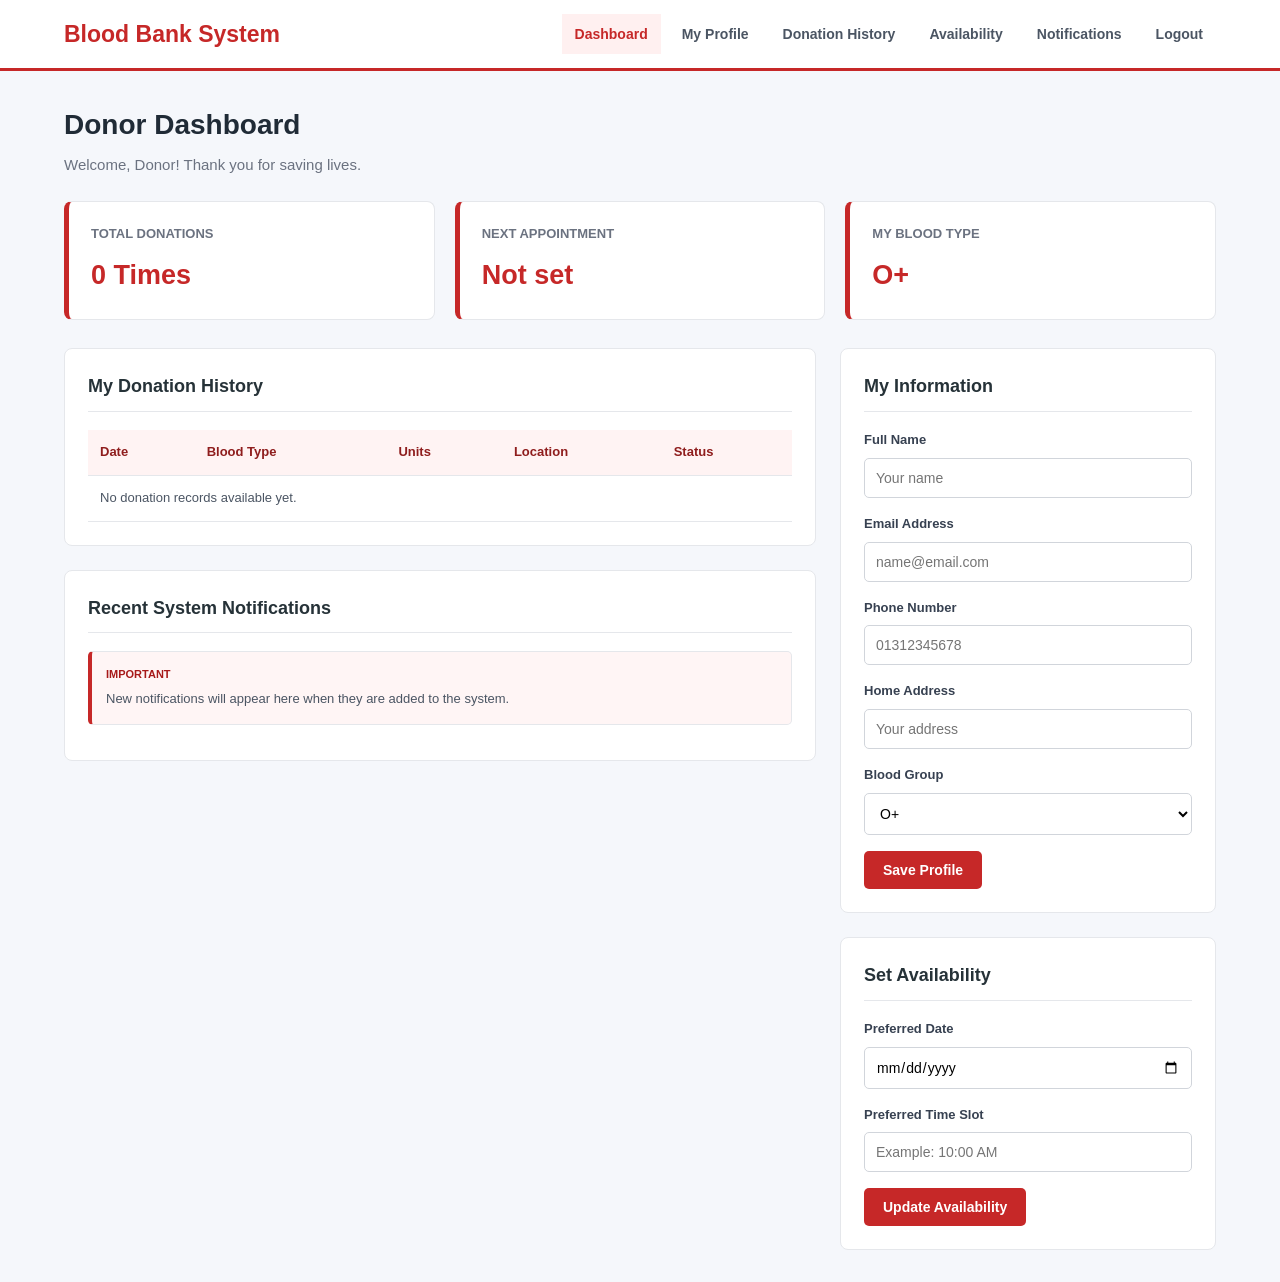
<file: donor.html>
<!DOCTYPE html>
<html lang="en">
<head>
    <meta charset="UTF-8">
    <meta name="viewport" content="width=device-width, initial-scale=1.0">
    <title>Donor Dashboard</title>
    <link rel="stylesheet" href="style.css">
</head>
<body>
    <div class="navbar">
        <h3>Blood Bank System</h3>
        <div class="nav-links">
            <a href="#" class="active">Dashboard</a>
            <a href="#profileForm">My Profile</a>
            <a href="#donationHistoryTable">Donation History</a>
            <a href="#availabilityForm">Availability</a>
            <a href="#notifications">Notifications</a>
            <a href="#" id="donorLogout">Logout</a>
        </div>
    </div>

    <div class="container">
        <div class="dashboard-heading">
            <h2>Donor Dashboard</h2>
            <p id="donorWelcome">Welcome, Donor! Thank you for saving lives.</p>
        </div>

        <div class="summary-cards">
            <div class="summary-card">
                <h4>TOTAL DONATIONS</h4>
                <h2 id="totalDonations">0 Times</h2>
            </div>
            <div class="summary-card">
                <h4>NEXT APPOINTMENT</h4>
                <h2 id="nextAppointment">Not set</h2>
            </div>
            <div class="summary-card">
                <h4>MY BLOOD TYPE</h4>
                <h2 id="myBloodType">O+</h2>
            </div>
        </div>

        <div class="dashboard-content">
            <div class="left-section">
                <div class="donation-history">
                    <h3>My Donation History</h3>
                    <table>
                        <thead>
                            <tr>
                                <th>Date</th>
                                <th>Blood Type</th>
                                <th>Units</th>
                                <th>Location</th>
                                <th>Status</th>
                            </tr>
                        </thead>
                        <tbody id="donationHistoryTable">
                            <tr><td colspan="5">No donation records available yet.</td></tr>
                        </tbody>
                    </table>
                </div>

                <div class="recent-notifications" id="notifications">
                    <h3>Recent System Notifications</h3>
                    <div id="notificationList">
                        <div class="notification emergency">
                            <strong>IMPORTANT</strong>
                            <p>New notifications will appear here when they are added to the system.</p>
                        </div>
                    </div>
                </div>
            </div>

            <div class="right-section">
                <div class="information-box">
                    <h3>My Information</h3>
                    <form id="profileForm">
                        <div class="form-group">
                            <label for="fullName">Full Name</label>
                            <input type="text" id="fullName" name="fullName" placeholder="Your name"
                             
                            required>
                        </div>
                        <div class="form-group">
                            <label for="email">Email Address</label>
                            <input type="email" id="email" name="email" placeholder="name@email.com">
                        </div>
                        <div class="form-group">
                            <label for="phone">Phone Number</label>
                            <input type="tel" id="phone" name="phone"  placeholder="01312345678">
                        </div>
                        <div class="form-group">
                            <label for="address">Home Address</label>
                            <input type="text" id="address" name="address" placeholder="Your address" >
                        </div>
                        <div class="form-group">
                            <label for="donorBloodGroup">Blood Group</label>
                            <select id="donorBloodGroup" name="donorBloodGroup">
                                <option value="O+">O+</option>
                                <option value="O-">O-</option>
                                <option value="A+">A+</option>
                                <option value="A-">A-</option>
                                <option value="B+">B+</option>
                                <option value="B-">B-</option>
                                <option value="AB+">AB+</option>
                                <option value="AB-">AB-</option>
                            </select>
                        </div>
                        <button type="submit">Save Profile</button>
                    </form>
                    <p id="profileMessage" role="status"></p>
                </div>

                <div class="availability-box">
                    <h3>Set Availability</h3>
                    <form id="availabilityForm">
                        <div class="form-group">
                            <label for="preferredDate">Preferred Date</label>
                            <input type="date" id="preferredDate" name="preferredDate">
                        </div>
                        <div class="form-group">
                            <label for="timeSlot">Preferred Time Slot</label>
                            <input type="text" id="timeSlot" name="timeSlot" placeholder="Example: 10:00 AM">
                        </div>
                        <button type="submit">Update Availability</button>
                    </form>
                    <p id="availabilityMessage" role="status"></p>
                </div>
            </div>
        </div>
    </div>

    <script src="script.js"></script>
</body>
</html>
</file>
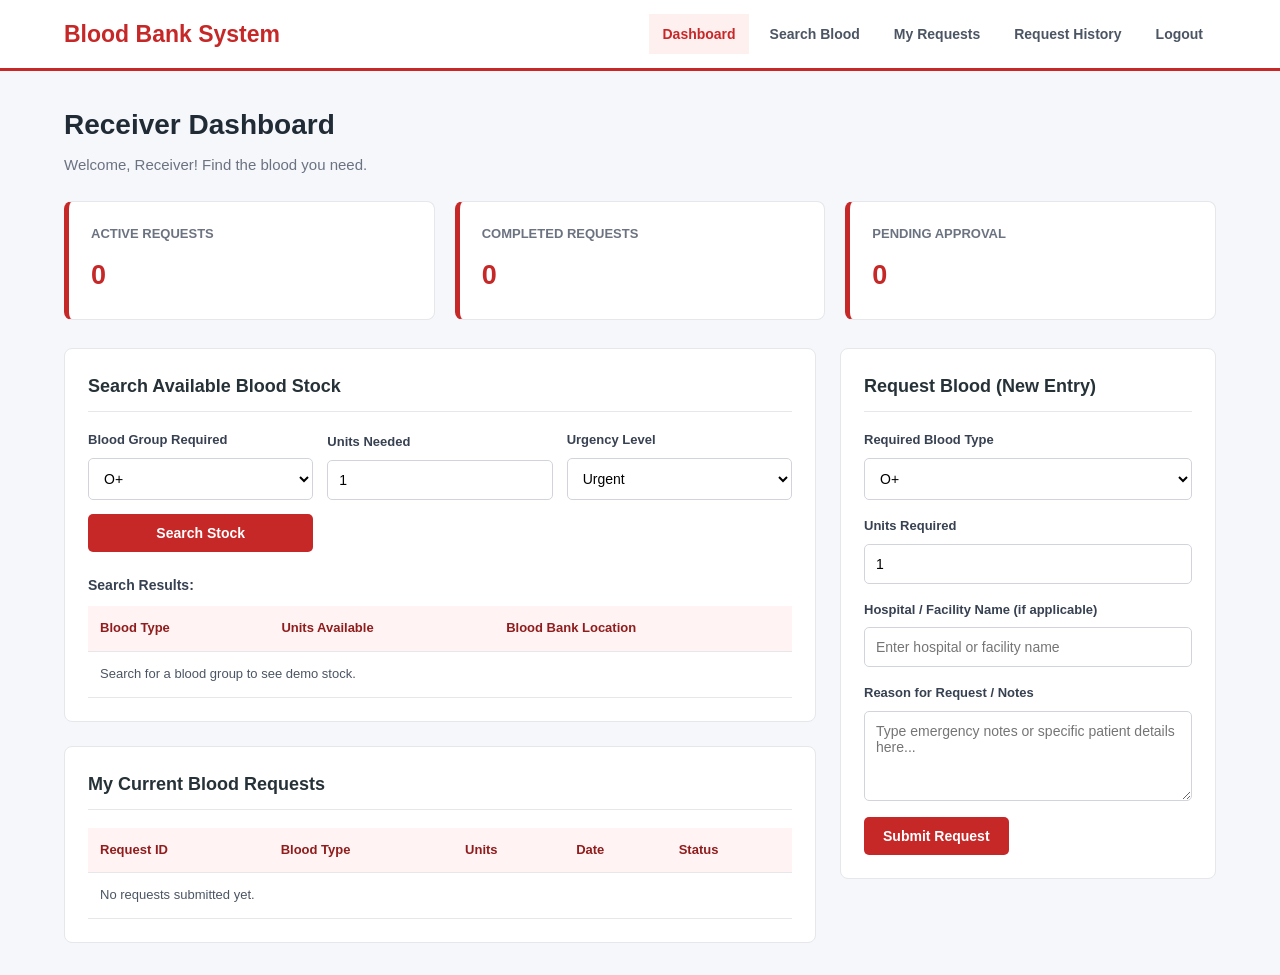
<file: receiver.html>
<!DOCTYPE html>
<html lang="en">
<head>
    <meta charset="UTF-8">
    <meta name="viewport" content="width=device-width, initial-scale=1.0">
    <title>Receiver Dashboard</title>
    <link rel="stylesheet" href="style.css">
</head>
<body>
    <div class="navbar">
        <h3>Blood Bank System</h3>
        <div class="nav-links">
            <a href="#" class="active">Dashboard</a>
            <a href="#searchBloodForm">Search Blood</a>
            <a href="#requestTable">My Requests</a>
            <a href="#requestTable">Request History</a>
            <a href="#" id="receiverLogout">Logout</a>
        </div>
    </div>

    <div class="container">
        <div class="dashboard-heading">
            <h2>Receiver Dashboard</h2>
            <p id="receiverWelcome">Welcome, Receiver! Find the blood you need.</p>
        </div>

        <div class="summary-cards">
            <div class="summary-card">
                <h4>ACTIVE REQUESTS</h4>
                <h2 id="activeRequestsCount">0</h2>
            </div>
            <div class="summary-card">
                <h4>COMPLETED REQUESTS</h4>
                <h2 id="completedRequestsCount">0</h2>
            </div>
            <div class="summary-card">
                <h4>PENDING APPROVAL</h4>
                <h2 id="pendingRequestsCount">0</h2>
            </div>
        </div>

        <div class="dashboard-content">
            <div class="left-section">
                <div class="search-blood-box">
                    <h3>Search Available Blood Stock</h3>
                    <form id="searchBloodForm">
                        <div class="search-fields">
                            <div class="form-group">
                                <label for="bloodGroup">Blood Group Required</label>
                                <select id="bloodGroup" name="bloodGroup" required>
                                    <option value="O+">O+</option>
                                    <option value="O-">O-</option>
                                    <option value="A+">A+</option>
                                    <option value="A-">A-</option>
                                    <option value="B+">B+</option>
                                    <option value="B-">B-</option>
                                    <option value="AB+">AB+</option>
                                    <option value="AB-">AB-</option>
                                </select>
                            </div>
                            <div class="form-group">
                                <label for="unitsNeeded">Units Needed</label>
                                <input type="number" id="unitsNeeded" name="unitsNeeded" min="1" value="1" required>
                            </div>
                            <div class="form-group">
                                <label for="urgencyLevel">Urgency Level</label>
                                <select id="urgencyLevel" name="urgencyLevel">
                                    <option value="Urgent">Urgent</option>
                                    <option value="Normal">Normal</option>
                                    <option value="Emergency">Emergency</option>
                                </select>
                            </div>
                            <button type="submit">Search Stock</button>
                        </div>
                    </form>

                    <div class="search-results">
                        <h4>Search Results:</h4>
                        <table>
                            <thead>
                                <tr>
                                    <th>Blood Type</th>
                                    <th>Units Available</th>
                                    <th>Blood Bank Location</th>
                                </tr>
                            </thead>
                            <tbody id="searchResultsTable">
                                <tr><td colspan="3">Search for a blood group to see demo stock.</td></tr>
                            </tbody>
                        </table>
                    </div>
                </div>

                <div class="current-requests">
                    <h3>My Current Blood Requests</h3>
                    <table>
                        <thead>
                            <tr>
                                <th>Request ID</th>
                                <th>Blood Type</th>
                                <th>Units</th>
                                <th>Date</th>
                                <th>Status</th>
                            </tr>
                        </thead>
                        <tbody id="requestTable">
                            <tr><td colspan="5">No requests submitted yet.</td></tr>
                        </tbody>
                    </table>
                </div>
            </div>

            <div class="right-section">
                <div class="request-blood-box">
                    <h3>Request Blood (New Entry)</h3>
                    <form id="requestBloodForm">
                        <div class="form-group">
                            <label for="requiredBloodType">Required Blood Type</label>
                            <select id="requiredBloodType" name="requiredBloodType" required>
                                <option value="O+">O+</option>
                                <option value="O-">O-</option>
                                <option value="A+">A+</option>
                                <option value="A-">A-</option>
                                <option value="B+">B+</option>
                                <option value="B-">B-</option>
                                <option value="AB+">AB+</option>
                                <option value="AB-">AB-</option>
                            </select>
                        </div>
                        <div class="form-group">
                            <label for="requiredUnits">Units Required</label>
                            <input type="number" id="requiredUnits" name="requiredUnits" min="1" value="1" required>
                        </div>
                        <div class="form-group">
                            <label for="hospitalName">Hospital / Facility Name (if applicable)</label>
                            <input type="text" id="hospitalName" name="hospitalName" placeholder="Enter hospital or facility name">
                        </div>
                        <div class="form-group">
                            <label for="reason">Reason for Request / Notes</label>
                            <textarea id="reason" name="reason" rows="3" placeholder="Type emergency notes or specific patient details here..."></textarea>
                        </div>
                        <button type="submit">Submit Request</button>
                    </form>
                    <p id="requestMessage" role="status"></p>
                </div>
            </div>
        </div>
    </div>

    <script src="script.js"></script>
</body>
</html>
</file>
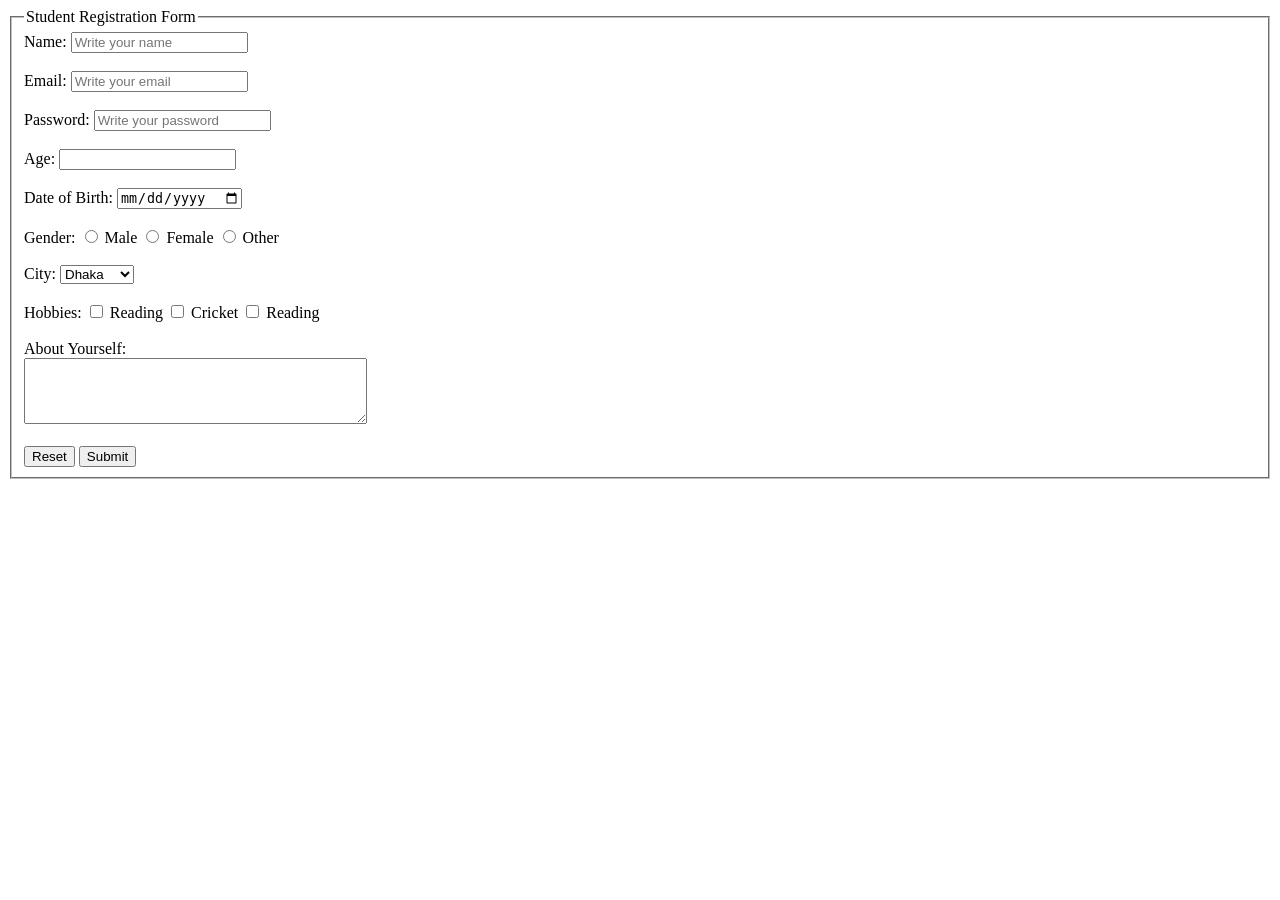
<file: Previous-Work/StudentRegForm.html>
<!DOCTYPE html>
<html lang="en">
<head>
    <meta charset="UTF-8">
    <meta name="viewport" content="width=device-width, initial-scale=1.0">
    <title>Document</title>
</head>
<body>
    <fieldset>
  <legend>Student Registration Form </legend>
  
     <!-- <h1>Student Registration Form</h1> -->
     <form>
        <label for="name"> Name: </label>
    <input type="text" name="name" id="name" placeholder="Write your name" required> <br><br>

  <label for="email"> Email: </label>
    <input type="email" name="email" id="email" placeholder="Write your email" required> <br><br>

     <label for="Password"> Password: </label>
    <input type="password" name="Password" id="Password" placeholder="Write your password" required> <br><br>

<label>Age:</label>
<input type="number" name="age"  max="100">
<br><br>
<label>Date of Birth:</label>
<input type="date" name="dob"> <br><br>

<label>Gender:</label>
<input type="radio" name="gender" value="male"> Male
<input type="radio" name="gender" value="female"> Female
<input type="radio" name="gender" value="other"> Other 
<br><br>

<label>City:</label>
<select name="city">
  <option value="dhaka">Dhaka</option>
  <option value="khulna">Khulna</option>
  <option value="Rajshahi">Rajshahi</option>
  <option value="Sylhet">Sylhet</option>
</select> <br><br>

<label>Hobbies:</label>
<input type="checkbox" name="Reading" value="Reading"> Reading
<input type="checkbox" name="Cricket" value="Cricket"> Cricket
<input type="checkbox" name="Reading" value="Reading"> Reading <br><br>

<label>About Yourself:</label><br>
<textarea name="About Yourself" rows="4" cols="40"></textarea> <br><br>

<input type="reset" value="Reset">  <input type="Submit" value="Submit">

     </form>

     </fieldset>
</body>
</html>
</file>
<file: style.css>
* {
    margin: 0;
    padding: 0;
    box-sizing: border-box;
}

/* ---------- 2. Basic Page Style ---------- */
body {
    font-family: Arial, Helvetica, sans-serif;
    background-color: #f5f7fb;
    color: #263238;
    line-height: 1.6;
}

/* ---------- 3. Navigation Bar ---------- */
.navbar {
    width: 100%;
    padding: 14px 5%;
    background-color: white;
    display: flex;
    align-items: center;
    justify-content: space-between;
    border-bottom: 3px solid #c62828;
}

.navbar h3 {
    color: #c62828;
    font-size: 23px;
}

.nav-links {
    display: flex;
    align-items: center;
    gap: 8px;
}

.nav-links a {
    color: #4b5563;
    text-decoration: none;
    font-size: 14px;
    font-weight: bold;
    padding: 9px 13px;
}

.nav-links a:hover,
.nav-links a.active {
    color: #c62828;
    background-color: #fff0f0;
}

/* ---------- 4. Main Page Container ---------- */
.container {
    width: 90%;
    max-width: 1200px;
    margin: 32px auto;
}

.dashboard-heading {
    margin-bottom: 24px;
}

.dashboard-heading h2 {
    color: #202b36;
    font-size: 28px;
    margin-bottom: 5px;
}

.dashboard-heading p {
    color: #6b7280;
    font-size: 15px;
}

/* ---------- 5. Summary Cards ---------- */
.summary-cards {
    display: grid;
    grid-template-columns: repeat(3, 1fr);
    gap: 20px;
    margin-bottom: 28px;
}

.summary-card {
    background-color: white;
    padding: 22px;
    border: 1px solid #e5e7eb;
    border-left: 5px solid #c62828;
    border-radius: 8px;
}

.summary-card h4 {
    color: #6b7280;
    font-size: 13px;
    margin-bottom: 9px;
}

.summary-card h2 {
    color: #c62828;
    font-size: 27px;
}

/* ---------- 6. Main Dashboard Layout ---------- */
.dashboard-content {
    display: grid;
    grid-template-columns: 2fr 1fr;
    gap: 24px;
}

.left-section,
.right-section {
    display: flex;
    flex-direction: column;
    gap: 24px;
}

/* ---------- 7. Content Boxes ---------- */
.search-blood-box,
.current-requests,
.request-blood-box,
.donation-history,
.recent-notifications,
.information-box,
.availability-box {
    background-color: white;
    padding: 23px;
    border: 1px solid #e5e7eb;
    border-radius: 8px;
}

.search-blood-box h3,
.current-requests h3,
.request-blood-box h3,
.donation-history h3,
.recent-notifications h3,
.information-box h3,
.availability-box h3 {
    color: #263238;
    font-size: 18px;
    margin-bottom: 18px;
    padding-bottom: 10px;
    border-bottom: 1px solid #e5e7eb;
}

/* ---------- 8. Forms ---------- */
.form-group {
    display: flex;
    flex-direction: column;
    margin-bottom: 16px;
}

.form-group label {
    color: #374151;
    font-size: 13px;
    font-weight: bold;
    margin-bottom: 7px;
}

input,
select,
textarea {
    width: 100%;
    padding: 11px;
    border: 1px solid #d1d5db;
    border-radius: 5px;
    background-color: white;
    font-family: Arial, Helvetica, sans-serif;
    font-size: 14px;
}

input:focus,
select:focus,
textarea:focus {
    border: 2px solid #c62828;
    outline: none;
}

textarea {
    min-height: 90px;
}

/* Search form fields */
.search-fields {
    display: grid;
    grid-template-columns: repeat(3, 1fr);
    gap: 14px;
    align-items: end;
}

.search-fields .form-group {
    margin-bottom: 0;
}

/* ---------- 9. Buttons ---------- */
button {
    padding: 11px 19px;
    border: none;
    border-radius: 5px;
    background-color: #c62828;
    color: white;
    font-size: 14px;
    font-weight: bold;
    cursor: pointer;
}

button:hover {
    background-color: #a71919;
}

.search-fields button {
    width: 100%;
}

/* ---------- 10. Tables ---------- */
.search-results {
    margin-top: 22px;
    overflow-x: auto;
}

.search-results h4 {
    color: #374151;
    font-size: 14px;
    margin-bottom: 10px;
}

.current-requests,
.donation-history {
    overflow-x: auto;
}

table {
    width: 100%;
    border-collapse: collapse;
    min-width: 500px;
    font-size: 13px;
}

th,
td {
    padding: 12px;
    text-align: left;
    border-bottom: 1px solid #e5e7eb;
}

th {
    background-color: #fff3f3;
    color: #8f1d1d;
}

td {
    color: #4b5563;
}

/* ---------- 11. Donor Notifications ---------- */
.notification {
    padding: 14px;
    margin-bottom: 12px;
    background-color: #f8fafc;
    border: 1px solid #e5e7eb;
    border-left: 4px solid #9ca3af;
    border-radius: 5px;
}

.notification strong {
    display: block;
    color: #6b7280;
    font-size: 11px;
    margin-bottom: 5px;
}

.notification p {
    color: #4b5563;
    font-size: 13px;
}

.notification.emergency {
    background-color: #fff5f5;
    border-left-color: #c62828;
}

.notification.emergency strong,
.notification.emergency p b {
    color: #a71919;
}

/* ---------- 12. Responsive Design ---------- */
/* On smaller screens, show sections one below another. */
@media (max-width: 768px) {
    .navbar {
        flex-direction: column;
        align-items: flex-start;
    }

    .nav-links {
        flex-wrap: wrap;
    }

    .dashboard-content {
        grid-template-columns: 1fr;
    }

    .summary-cards {
        grid-template-columns: 1fr;
    }

    .search-fields {
        grid-template-columns: 1fr;
    }
}

/* Extra spacing adjustments for mobile screens */
@media (max-width: 500px) {
    .container {
        width: 94%;
        margin-top: 20px;
    }

    .dashboard-heading h2 {
        font-size: 23px;
    }

    .search-blood-box,
    .current-requests,
    .request-blood-box,
    .donation-history,
    .recent-notifications,
    .information-box,
    .availability-box {
        padding: 16px;
    }

    .nav-links a {
        padding: 7px 9px;
        font-size: 13px;
    }

    .error { color: #c62828; font-size: 12px; margin-top: 5px; }
    .errorBorder { border: 2px solid #c62828; }
    .successBorder { border: 2px solid #2e7d32; }
}
</file>
